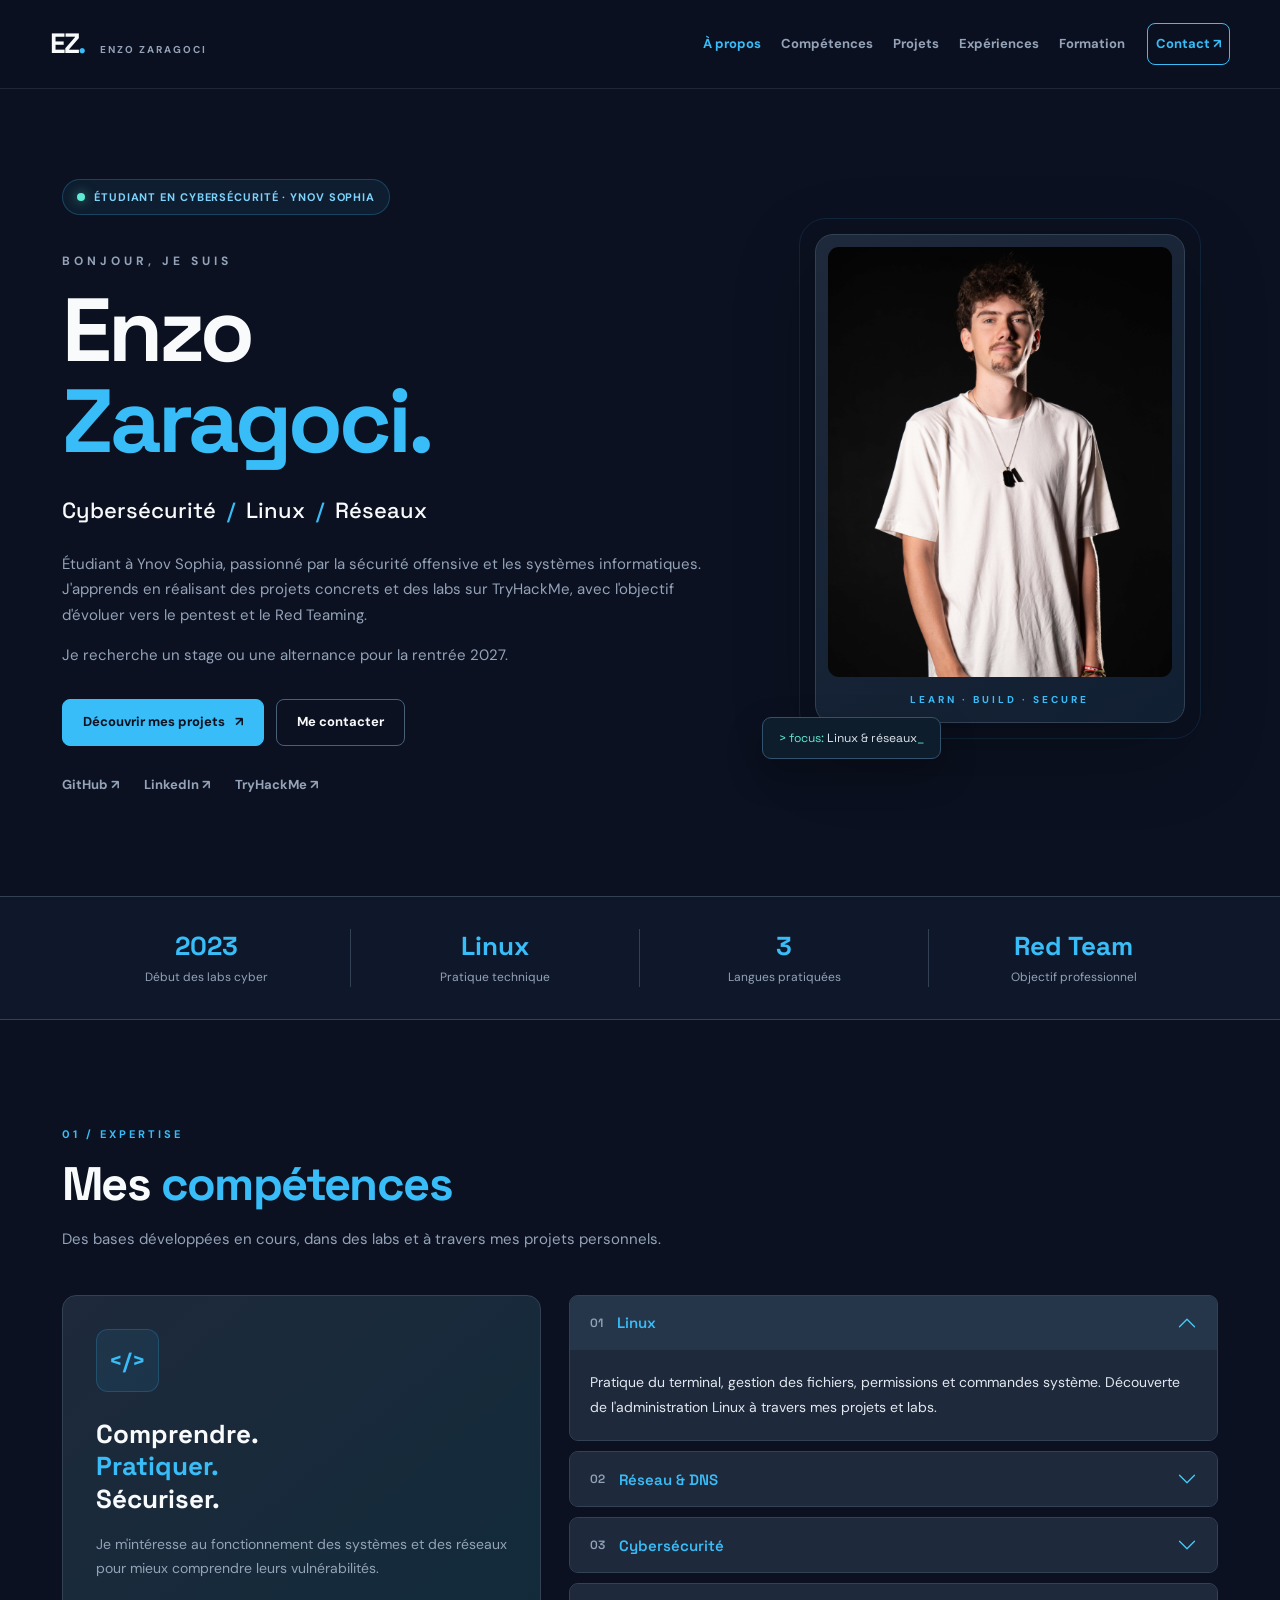
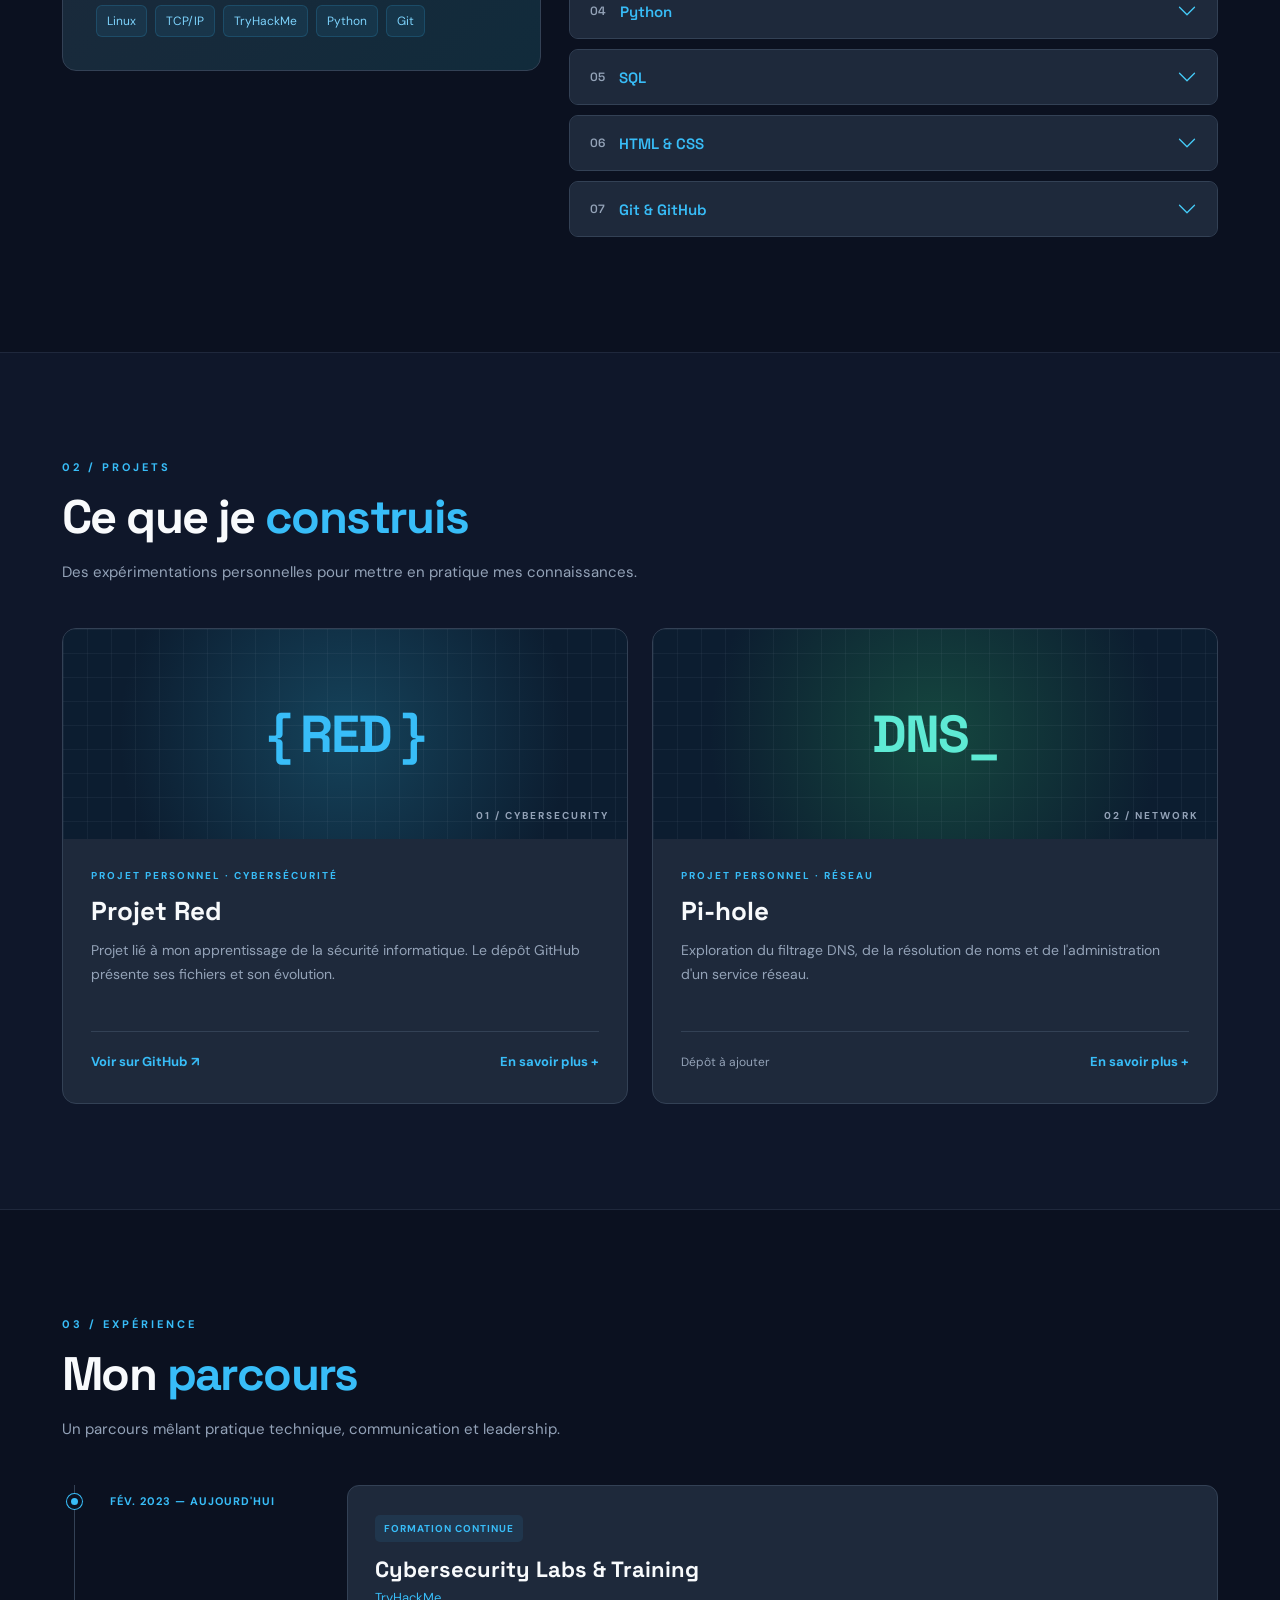
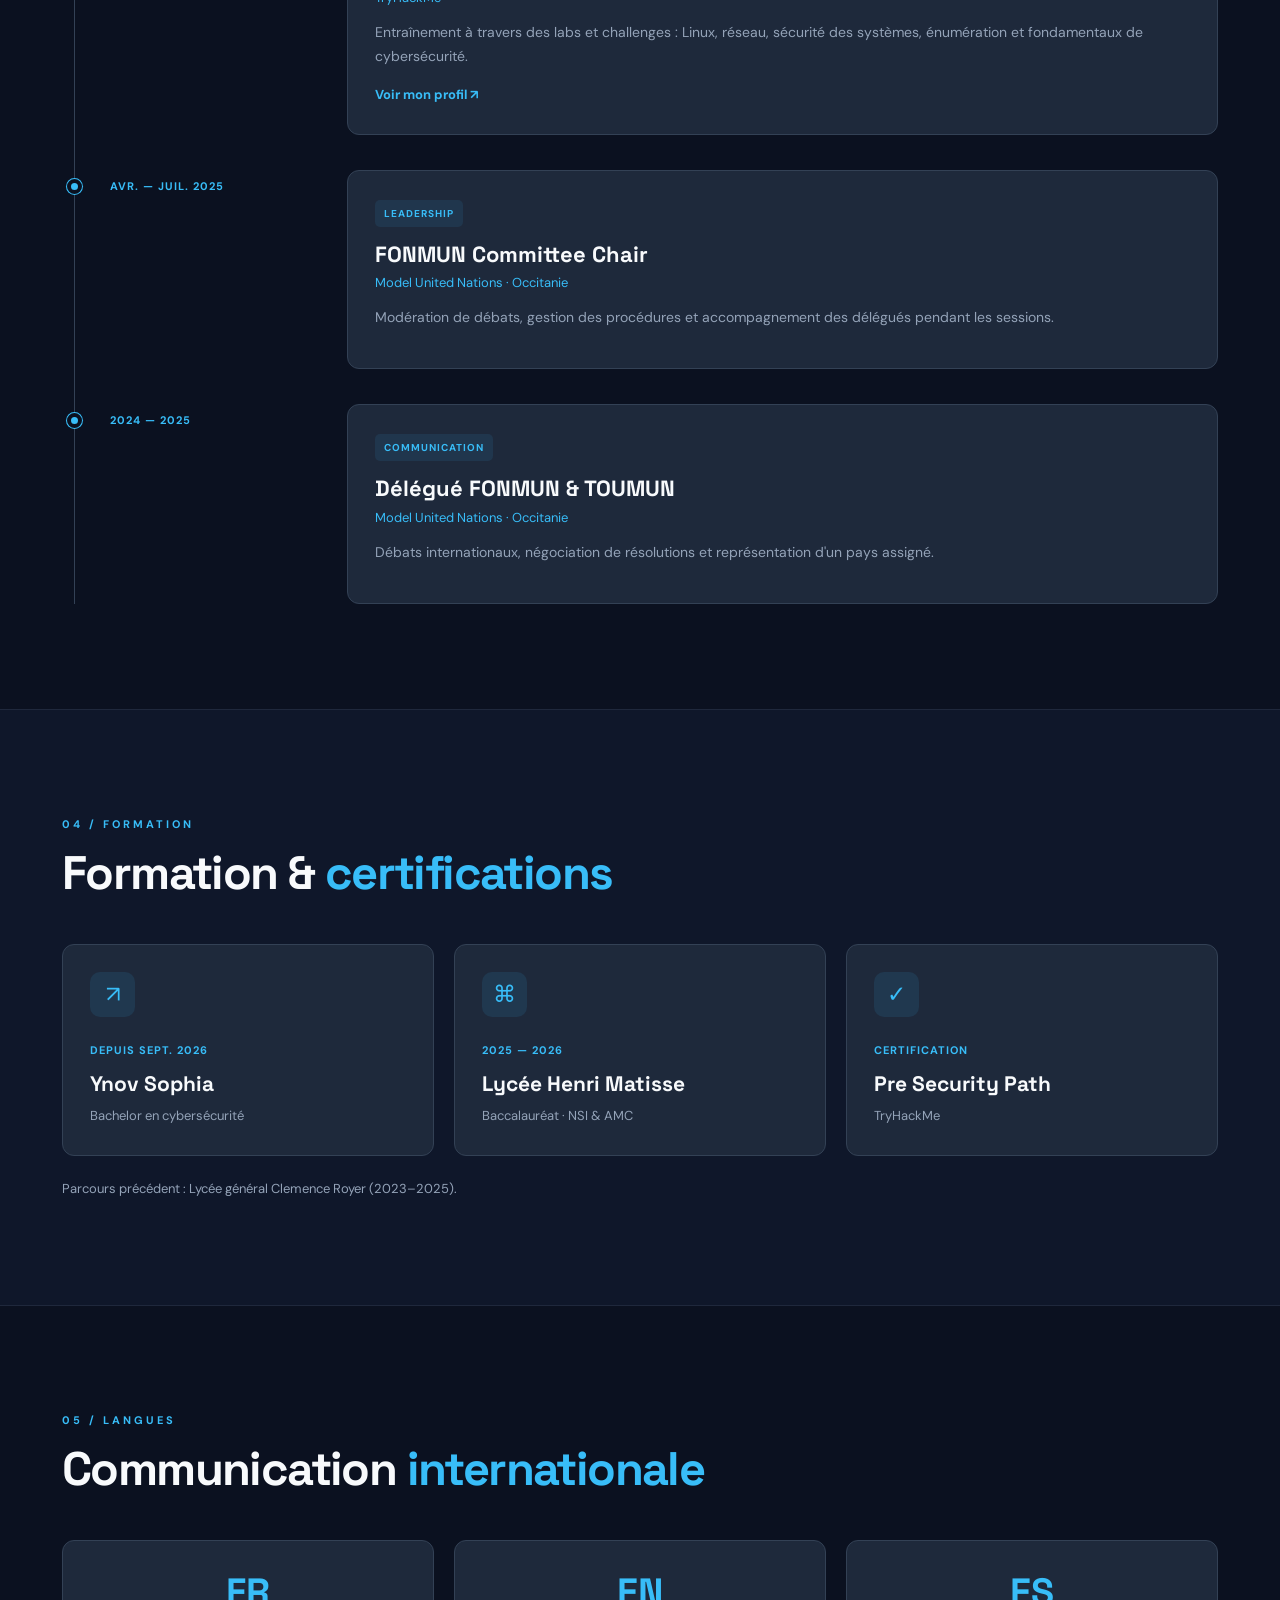
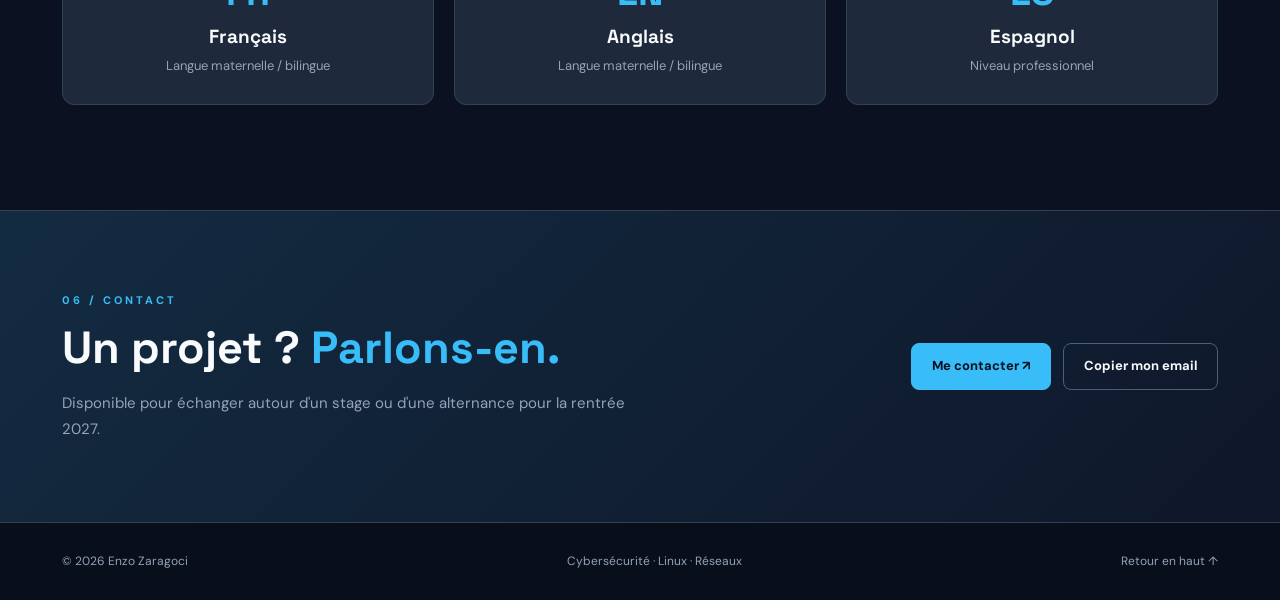
<file: index.html>
<!DOCTYPE html>
<html lang="fr">
<head>
    <meta charset="UTF-8">
    <meta name="viewport" content="width=device-width, initial-scale=1.0">
    <meta name="description" content="Portfolio d'Enzo Zaragoci, étudiant en cybersécurité à Ynov Sophia. Linux, réseaux, TryHackMe et projets personnels.">
    <meta name="theme-color" content="#0B1120">
    <title>Enzo Zaragoci | Cybersécurité & Réseaux</title>
    <link rel="preconnect" href="https://fonts.googleapis.com">
    <link rel="preconnect" href="https://fonts.gstatic.com" crossorigin>
    <link href="https://fonts.googleapis.com/css2?family=DM+Sans:wght@400;500;600;700&family=Space+Grotesk:wght@400;500;600;700&display=swap" rel="stylesheet">
    <link href="https://cdn.jsdelivr.net/npm/bootstrap@5.3.8/dist/css/bootstrap.min.css" rel="stylesheet" integrity="sha384-sRIl4kxILFvY47J16cr9ZwB07vP4J8+LH7qKQnuqkuIAvNWLzeN8tE5YBujZqJLB" crossorigin="anonymous">
    <link rel="stylesheet" href="style.css">
    <script src="script.js" defer></script>
</head>
<body>
    <div class="scroll-progress" id="scrollProgress" aria-hidden="true"></div>
    <header class="site-header" id="siteHeader">
        <nav class="navbar navbar-expand-lg container-xl" aria-label="Navigation principale">
            <a class="navbar-brand" href="#accueil">EZ<span>.</span><small>ENZO ZARAGOCI</small></a>
            <button class="navbar-toggler" type="button" data-bs-toggle="collapse" data-bs-target="#menuPrincipal" aria-controls="menuPrincipal" aria-expanded="false" aria-label="Ouvrir le menu"><span class="navbar-toggler-icon"></span></button>
            <div class="collapse navbar-collapse" id="menuPrincipal">
                <div class="navbar-nav ms-auto">
                    <a class="nav-link" href="#apropos">À propos</a>
                    <a class="nav-link" href="#competences">Compétences</a>
                    <a class="nav-link" href="#projets">Projets</a>
                    <a class="nav-link" href="#experiences">Expériences</a>
                    <a class="nav-link" href="#formation">Formation</a>
                    <a class="nav-link nav-contact" href="contact.html">Contact ↗</a>
                </div>
            </div>
        </nav>
    </header>
    <main id="accueil">
        <!-- PRESENTATION -->
        <section class="hero container-xl" id="apropos">
            <div class="hero-copy">
                <p class="availability"><span class="status-dot"></span> ÉTUDIANT EN CYBERSÉCURITÉ · YNOV SOPHIA</p>
                <p class="eyebrow">BONJOUR, JE SUIS</p>
                <h1>Enzo<br><span>Zaragoci.</span></h1>
                <p class="hero-title">Cybersécurité <span>/</span> Linux <span>/</span> Réseaux</p>
                <p class="hero-description">Étudiant à Ynov Sophia, passionné par la sécurité offensive et les systèmes informatiques. J'apprends en réalisant des projets concrets et des labs sur TryHackMe, avec l'objectif d'évoluer vers le pentest et le Red Teaming.</p>
                <p class="hero-description">Je recherche un stage ou une alternance pour la rentrée 2027.</p>
                <div class="hero-actions">
                    <a class="btn-main" href="#projets">Découvrir mes projets <span aria-hidden="true">↗</span></a>
                    <a class="btn-ghost" href="contact.html">Me contacter</a>
                </div>
                <div class="social-links">
                    <a href="https://github.com/ItsForTheVibes" target="_blank" rel="noopener noreferrer">GitHub ↗</a>
                    <a href="https://www.linkedin.com/in/enzo-zaragoci-986246273/" target="_blank" rel="noopener noreferrer">LinkedIn ↗</a>
                    <a href="https://tryhackme.com/p/ItsForTheVibes" target="_blank" rel="noopener noreferrer">TryHackMe ↗</a>
                </div>
            </div>
            <div class="hero-visual">
                <div class="portrait-frame">
                    <img src="Photo professionel.jpg" alt="Portrait professionnel d'Enzo Zaragoci" width="370" height="460" fetchpriority="high">
                    <span class="portrait-caption">LEARN · BUILD · SECURE</span>
                </div>
                <div class="terminal-chip"><span class="terminal-prompt">&gt; focus:</span> <span id="rotatingFocus">Linux & réseaux</span><span class="cursor" aria-hidden="true">_</span></div>
            </div>
        </section>

        <!-- INFORMATIONS -->
        <section class="facts-bar" aria-label="Mon profil en bref">
            <div class="container-xl facts-grid">
                <div><strong>2023</strong><span>Début des labs cyber</span></div>
                <div><strong>Linux</strong><span>Pratique technique</span></div>
                <div><strong>3</strong><span>Langues pratiquées</span></div>
                <div><strong>Red Team</strong><span>Objectif professionnel</span></div>
            </div>
        </section>

        <!-- COMPETENCES -->
        <section class="section container-xl" id="competences">
            <div class="section-heading reveal">
                <p class="section-index">01 / EXPERTISE</p>
                <h2>Mes <span>compétences</span></h2>
                <p>Des bases développées en cours, dans des labs et à travers mes projets personnels.</p>
            </div>
            <div class="skills-layout">
                <div class="skills-intro reveal">
                    <span class="code-icon" aria-hidden="true">&lt;/&gt;</span>
                    <h3>Comprendre.<br><span>Pratiquer.</span><br>Sécuriser.</h3>
                    <p>Je m'intéresse au fonctionnement des systèmes et des réseaux pour mieux comprendre leurs vulnérabilités.</p>
                    <div class="tags">
                        <span>Linux</span><span>TCP/IP</span><span>TryHackMe</span><span>Python</span><span>Git</span>
                    </div>
                </div>
                <div class="accordion portfolio-accordion reveal" id="accordionCompetences">
                    <div class="accordion-item">
                        <h3 class="accordion-header">
                            <button class="accordion-button" type="button" data-bs-toggle="collapse" data-bs-target="#skillLinux" aria-expanded="true" aria-controls="skillLinux"><span>01</span> Linux</button>
                        </h3>
                        <div id="skillLinux" class="accordion-collapse collapse show" data-bs-parent="#accordionCompetences">
                            <div class="accordion-body">Pratique du terminal, gestion des fichiers, permissions et commandes système. Découverte de l'administration Linux à travers mes projets et labs.</div>
                        </div>
                    </div>
                    <div class="accordion-item">
                        <h3 class="accordion-header">
                            <button class="accordion-button collapsed" type="button" data-bs-toggle="collapse" data-bs-target="#skillReseau" aria-expanded="false" aria-controls="skillReseau"><span>02</span> Réseau & DNS</button>
                        </h3>
                        <div id="skillReseau" class="accordion-collapse collapse" data-bs-parent="#accordionCompetences">
                            <div class="accordion-body">Fondamentaux TCP/IP, adressage IP, DNS et routage. Exploration de la communication entre machines et de services réseau comme Pi-hole.</div>
                        </div>
                    </div>
                    <div class="accordion-item">
                        <h3 class="accordion-header">
                            <button class="accordion-button collapsed" type="button" data-bs-toggle="collapse" data-bs-target="#skillCyber" aria-expanded="false" aria-controls="skillCyber"><span>03</span> Cybersécurité</button>
                        </h3>
                        <div id="skillCyber" class="accordion-collapse collapse" data-bs-parent="#accordionCompetences">
                            <div class="accordion-body">Fondamentaux de sécurité, énumération et sécurité des systèmes étudiés grâce aux exercices TryHackMe. Intérêt pour le pentest et les approches Red Team.</div>
                        </div>
                    </div>
                    <div class="accordion-item">
                        <h3 class="accordion-header">
                            <button class="accordion-button collapsed" type="button" data-bs-toggle="collapse" data-bs-target="#skillPython" aria-expanded="false" aria-controls="skillPython"><span>04</span> Python</button>
                        </h3>
                        <div id="skillPython" class="accordion-collapse collapse" data-bs-parent="#accordionCompetences">
                            <div class="accordion-body">Bases de programmation, scripts simples et découverte de l'automatisation de tâches informatiques.</div>
                        </div>
                    </div>
                    <div class="accordion-item">
                        <h3 class="accordion-header">
                            <button class="accordion-button collapsed" type="button" data-bs-toggle="collapse" data-bs-target="#skillSQL" aria-expanded="false" aria-controls="skillSQL"><span>05</span> SQL</button>
                        </h3>
                        <div id="skillSQL" class="accordion-collapse collapse" data-bs-parent="#accordionCompetences">
                            <div class="accordion-body">Requêtes SQL et manipulation de données dans des bases relationnelles : lecture, insertion et mise à jour des informations.</div>
                        </div>
                    </div>
                    <div class="accordion-item">
                        <h3 class="accordion-header">
                            <button class="accordion-button collapsed" type="button" data-bs-toggle="collapse" data-bs-target="#skillWeb" aria-expanded="false" aria-controls="skillWeb"><span>06</span> HTML & CSS</button>
                        </h3>
                        <div id="skillWeb" class="accordion-collapse collapse" data-bs-parent="#accordionCompetences">
                            <div class="accordion-body">Structure HTML, mise en page CSS et interfaces responsives. Ce portfolio est un exemple concret d'application.</div>
                        </div>
                    </div>
                    <div class="accordion-item">
                        <h3 class="accordion-header">
                            <button class="accordion-button collapsed" type="button" data-bs-toggle="collapse" data-bs-target="#skillGit" aria-expanded="false" aria-controls="skillGit"><span>07</span> Git & GitHub</button>
                        </h3>
                        <div id="skillGit" class="accordion-collapse collapse" data-bs-parent="#accordionCompetences">
                            <div class="accordion-body">Gestion des versions, commits, dépôts distants et suivi des modifications de mes projets.</div>
                        </div>
                    </div>
                </div>
            </div>
        </section>

        <!-- PROJETS -->
        <section class="section section-alt" id="projets">
            <div class="container-xl">
                <div class="section-heading reveal">
                    <p class="section-index">02 / PROJETS</p>
                    <h2>Ce que je <span>construis</span></h2>
                    <p>Des expérimentations personnelles pour mettre en pratique mes connaissances.</p>
                </div>
                <div class="project-grid">
                    <article class="project-card reveal">
                        <div class="project-art project-red">
                            <span class="art-grid"></span><span class="art-symbol">{ RED }</span><span class="art-label">01 / CYBERSECURITY</span>
                        </div>
                        <div class="project-content">
                            <p class="project-type">PROJET PERSONNEL · CYBERSÉCURITÉ</p>
                            <h3>Projet Red</h3>
                            <p>Projet lié à mon apprentissage de la sécurité informatique. Le dépôt GitHub présente ses fichiers et son évolution.</p>
                            <div class="project-actions">
                                <a href="https://github.com/ItsForTheVibes/Projet-Red-Mr-Ybot" target="_blank" rel="noopener noreferrer">Voir sur GitHub ↗</a>
                                <button class="project-toggle" type="button" aria-expanded="false" aria-controls="detailsRed">En savoir plus +</button>
                            </div>
                            <div class="project-details" id="detailsRed" hidden>
                                <p><strong>Objectif :</strong> développer mes compétences par la réalisation et la documentation de projets de cybersécurité.</p>
                                <p><strong>Détails techniques :</strong> à compléter avec les outils réellement utilisés dans le projet.</p>
                            </div>
                        </div>
                    </article>
                    <article class="project-card reveal">
                        <div class="project-art project-pi">
                            <span class="art-grid"></span><span class="art-symbol">DNS_</span><span class="art-label">02 / NETWORK</span>
                        </div>
                        <div class="project-content">
                            <p class="project-type">PROJET PERSONNEL · RÉSEAU</p>
                            <h3>Pi-hole</h3>
                            <p>Exploration du filtrage DNS, de la résolution de noms et de l'administration d'un service réseau.</p>
                            <div class="project-actions">
                                <span class="project-muted">Dépôt à ajouter</span>
                                <button class="project-toggle" type="button" aria-expanded="false" aria-controls="detailsPi">En savoir plus +</button>
                            </div>
                            <div class="project-details" id="detailsPi" hidden>
                                <p><strong>Technologie étudiée :</strong> Pi-hole, solution de filtrage DNS.</p>
                                <p><strong>Compétences associées :</strong> DNS, réseau et administration Linux.</p>
                            </div>
                        </div>
                    </article>
                </div>
            </div>
        </section>

        <!-- EXPERIENCES -->
        <section class="section container-xl" id="experiences">
            <div class="section-heading reveal">
                <p class="section-index">03 / EXPÉRIENCE</p>
                <h2>Mon <span>parcours</span></h2>
                <p>Un parcours mêlant pratique technique, communication et leadership.</p>
            </div>
            <div class="timeline">
                <article class="timeline-item reveal">
                    <div class="timeline-date">FÉV. 2023 — AUJOURD'HUI</div>
                    <div class="timeline-card">
                        <span class="pill">FORMATION CONTINUE</span>
                        <h3>Cybersecurity Labs & Training</h3>
                        <p class="timeline-place">TryHackMe</p>
                        <p>Entraînement à travers des labs et challenges : Linux, réseau, sécurité des systèmes, énumération et fondamentaux de cybersécurité.</p>
                        <a href="https://tryhackme.com/p/ItsForTheVibes" target="_blank" rel="noopener noreferrer">Voir mon profil ↗</a>
                    </div>
                </article>
                <article class="timeline-item reveal">
                    <div class="timeline-date">AVR. — JUIL. 2025</div>
                    <div class="timeline-card">
                        <span class="pill">LEADERSHIP</span>
                        <h3>FONMUN Committee Chair</h3>
                        <p class="timeline-place">Model United Nations · Occitanie</p>
                        <p>Modération de débats, gestion des procédures et accompagnement des délégués pendant les sessions.</p>
                    </div>
                </article>
                <article class="timeline-item reveal">
                    <div class="timeline-date">2024 — 2025</div>
                    <div class="timeline-card">
                        <span class="pill">COMMUNICATION</span>
                        <h3>Délégué FONMUN & TOUMUN</h3>
                        <p class="timeline-place">Model United Nations · Occitanie</p>
                        <p>Débats internationaux, négociation de résolutions et représentation d'un pays assigné.</p>
                    </div>
                </article>
            </div>
        </section>

        <!-- FORMATION -->
        <section class="section section-alt" id="formation">
            <div class="container-xl">
                <div class="section-heading reveal">
                    <p class="section-index">04 / FORMATION</p>
                    <h2>Formation & <span>certifications</span></h2>
                </div>
                <div class="education-grid">
                    <article class="info-card reveal">
                        <span class="info-icon">↗</span>
                        <p class="info-date">DEPUIS SEPT. 2026</p>
                        <h3>Ynov Sophia</h3>
                        <p>Bachelor en cybersécurité</p>
                    </article>
                    <article class="info-card reveal">
                        <span class="info-icon">⌘</span>
                        <p class="info-date">2025 — 2026</p>
                        <h3>Lycée Henri Matisse</h3>
                        <p>Baccalauréat · NSI & AMC</p>
                    </article>
                    <article class="info-card reveal">
                        <span class="info-icon">✓</span>
                        <p class="info-date">CERTIFICATION</p>
                        <h3>Pre Security Path</h3>
                        <p>TryHackMe</p>
                    </article>
                </div>
                <p class="education-note">Parcours précédent : Lycée général Clemence Royer (2023–2025).</p>
            </div>
        </section>

        <!-- LANGUES -->
        <section class="section container-xl" id="langues">
            <div class="section-heading reveal">
                <p class="section-index">05 / LANGUES</p>
                <h2>Communication <span>internationale</span></h2>
            </div>
            <div class="language-grid">
                <div class="language-card reveal"><strong>FR</strong><h3>Français</h3><p>Langue maternelle / bilingue</p></div>
                <div class="language-card reveal"><strong>EN</strong><h3>Anglais</h3><p>Langue maternelle / bilingue</p></div>
                <div class="language-card reveal"><strong>ES</strong><h3>Espagnol</h3><p>Niveau professionnel</p></div>
            </div>
        </section>

        <!-- CONTACT -->
        <section class="contact-banner" id="contact">
            <div class="container-xl contact-banner-inner reveal">
                <div>
                    <p class="section-index">06 / CONTACT</p>
                    <h2>Un projet ? <span>Parlons-en.</span></h2>
                    <p>Disponible pour échanger autour d'un stage ou d'une alternance pour la rentrée 2027.</p>
                </div>
                <div class="contact-banner-actions">
                    <a class="btn-main" href="contact.html">Me contacter ↗</a>
                    <button class="btn-ghost copy-email" type="button" data-email="enzozaragoci71@gmail.com">Copier mon email</button>
                </div>
            </div>
        </section>
    </main>
    <footer>
        <div class="container-xl footer-content">
            <p>© 2026 Enzo Zaragoci</p>
            <p>Cybersécurité · Linux · Réseaux</p>
            <a href="#accueil">Retour en haut ↑</a>
        </div>
    </footer>
    <button class="back-to-top" id="backToTop" type="button" aria-label="Retour en haut de la page">↑</button>
    <div class="site-toast" id="siteToast" role="status" aria-live="polite" aria-atomic="true"></div>
    <script src="https://cdn.jsdelivr.net/npm/bootstrap@5.3.8/dist/js/bootstrap.bundle.min.js" integrity="sha384-FKyoEForCGlyvwx9Hj09JcYn3nv7wiPVlz7YYwJrWVcXK/BmnVDxM+D2scQbITxI" crossorigin="anonymous"></script>
</body>
</html>
</file>
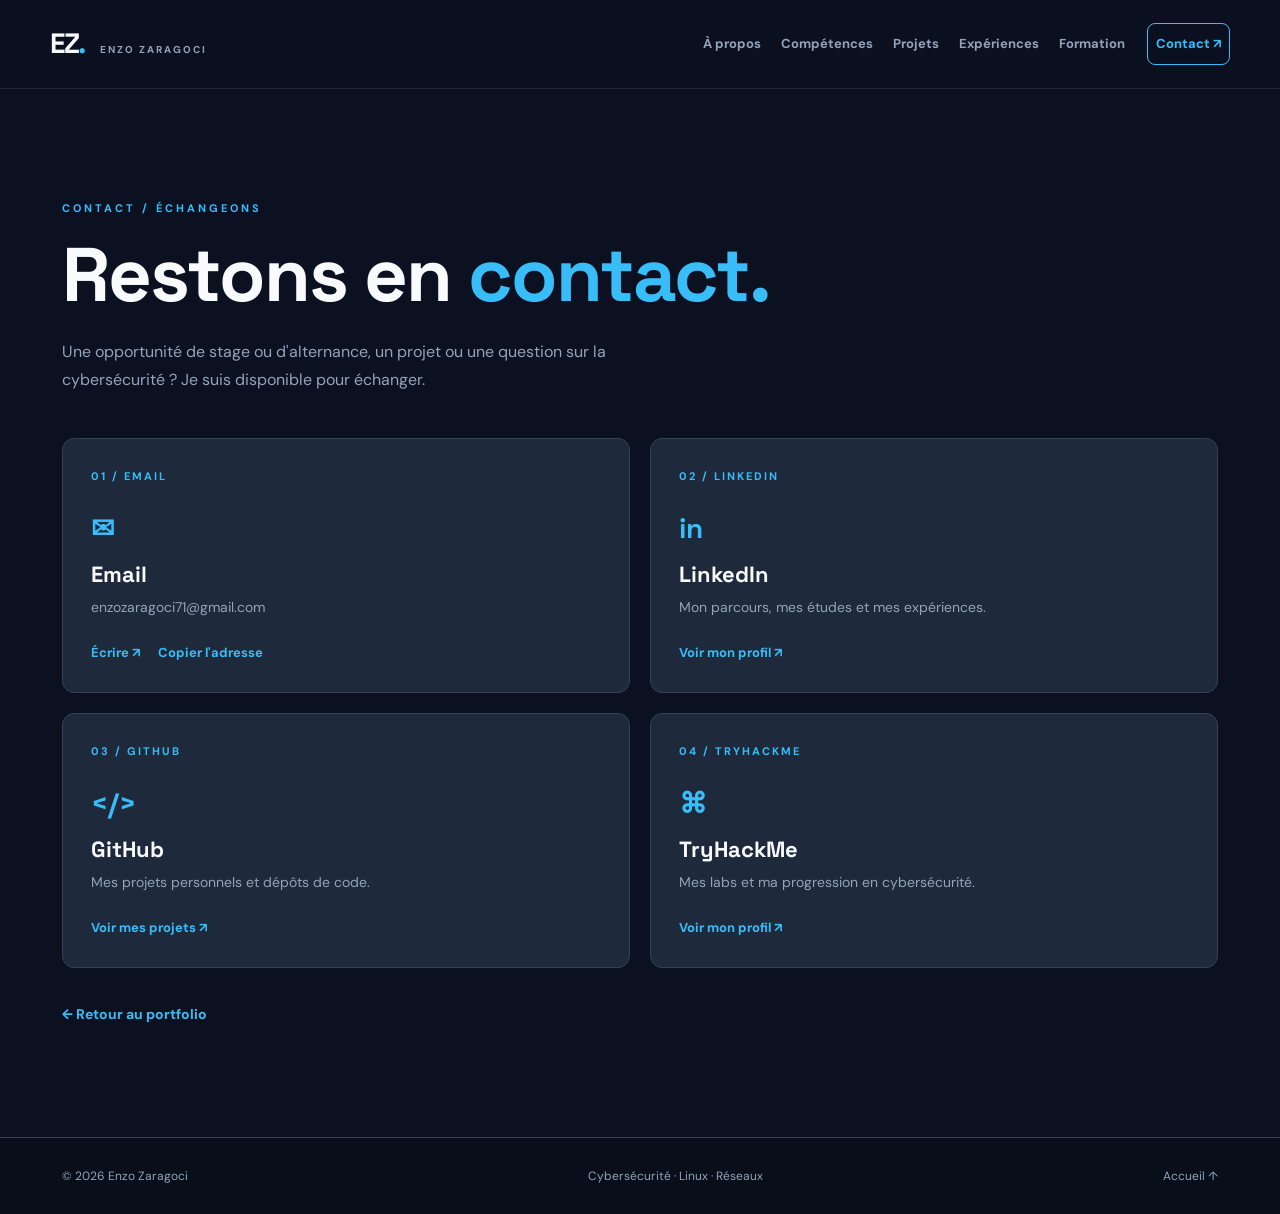
<file: contact.html>
<!DOCTYPE html>
<html lang="fr">
<head>
    <meta charset="UTF-8">
    <meta name="viewport" content="width=device-width, initial-scale=1.0">
    <meta name="description" content="Contacter Enzo Zaragoci pour une opportunité de stage, d'alternance ou un projet en cybersécurité.">
    <meta name="theme-color" content="#0B1120">
    <title>Contact | Enzo Zaragoci</title>
    <link rel="preconnect" href="https://fonts.googleapis.com">
    <link rel="preconnect" href="https://fonts.gstatic.com" crossorigin>
    <link href="https://fonts.googleapis.com/css2?family=DM+Sans:wght@400;500;600;700&family=Space+Grotesk:wght@400;500;600;700&display=swap" rel="stylesheet">
    <link href="https://cdn.jsdelivr.net/npm/bootstrap@5.3.8/dist/css/bootstrap.min.css" rel="stylesheet" integrity="sha384-sRIl4kxILFvY47J16cr9ZwB07vP4J8+LH7qKQnuqkuIAvNWLzeN8tE5YBujZqJLB" crossorigin="anonymous">
    <link rel="stylesheet" href="style.css">
    <script src="script.js" defer></script>
</head>
<body>
    <div class="scroll-progress" id="scrollProgress" aria-hidden="true"></div>
    <header class="site-header" id="siteHeader">
        <nav class="navbar navbar-expand-lg container-xl" aria-label="Navigation principale">
            <a class="navbar-brand" href="index.html">EZ<span>.</span><small>ENZO ZARAGOCI</small></a>
            <button class="navbar-toggler" type="button" data-bs-toggle="collapse" data-bs-target="#menuPrincipal" aria-controls="menuPrincipal" aria-expanded="false" aria-label="Ouvrir le menu"><span class="navbar-toggler-icon"></span></button>
            <div class="collapse navbar-collapse" id="menuPrincipal">
                <div class="navbar-nav ms-auto">
                    <a class="nav-link" href="index.html#apropos">À propos</a>
                    <a class="nav-link" href="index.html#competences">Compétences</a>
                    <a class="nav-link" href="index.html#projets">Projets</a>
                    <a class="nav-link" href="index.html#experiences">Expériences</a>
                    <a class="nav-link" href="index.html#formation">Formation</a>
                    <a class="nav-link nav-contact active" href="contact.html" aria-current="page">Contact ↗</a>
                </div>
            </div>
        </nav>
    </header>

    <main class="contact-page container-xl">
        <p class="section-index reveal">CONTACT / ÉCHANGEONS</p>
        <h1 class="reveal">Restons en <span>contact.</span></h1>
        <p class="contact-intro reveal">Une opportunité de stage ou d'alternance, un projet ou une question sur la cybersécurité ? Je suis disponible pour échanger.</p>
        <div class="contact-grid">
            <div class="contact-card reveal">
                <span class="contact-card-index">01 / EMAIL</span>
                <span class="contact-card-icon">✉</span>
                <h2>Email</h2>
                <p>enzozaragoci71@gmail.com</p>
                <div class="contact-card-actions">
                    <a href="mailto:enzozaragoci71@gmail.com">Écrire ↗</a>
                    <button class="copy-email" type="button" data-email="enzozaragoci71@gmail.com">Copier l'adresse</button>
                </div>
            </div>
            <a class="contact-card reveal" href="https://www.linkedin.com/in/enzo-zaragoci-986246273/" target="_blank" rel="noopener noreferrer">
                <span class="contact-card-index">02 / LINKEDIN</span>
                <span class="contact-card-icon">in</span>
                <h2>LinkedIn</h2>
                <p>Mon parcours, mes études et mes expériences.</p>
                <span class="contact-link">Voir mon profil ↗</span>
            </a>
            <a class="contact-card reveal" href="https://github.com/ItsForTheVibes" target="_blank" rel="noopener noreferrer">
                <span class="contact-card-index">03 / GITHUB</span>
                <span class="contact-card-icon">&lt;/&gt;</span>
                <h2>GitHub</h2>
                <p>Mes projets personnels et dépôts de code.</p>
                <span class="contact-link">Voir mes projets ↗</span>
            </a>
            <a class="contact-card reveal" href="https://tryhackme.com/p/ItsForTheVibes" target="_blank" rel="noopener noreferrer">
                <span class="contact-card-index">04 / TRYHACKME</span>
                <span class="contact-card-icon">⌘</span>
                <h2>TryHackMe</h2>
                <p>Mes labs et ma progression en cybersécurité.</p>
                <span class="contact-link">Voir mon profil ↗</span>
            </a>
        </div>
        <a class="back-link" href="index.html">← Retour au portfolio</a>
    </main>

    <footer>
        <div class="container-xl footer-content">
            <p>© 2026 Enzo Zaragoci</p>
            <p>Cybersécurité · Linux · Réseaux</p>
            <a href="index.html">Accueil ↑</a>
        </div>
    </footer>
    <button class="back-to-top" id="backToTop" type="button" aria-label="Retour en haut de la page">↑</button>
    <div class="site-toast" id="siteToast" role="status" aria-live="polite" aria-atomic="true"></div>
    <script src="https://cdn.jsdelivr.net/npm/bootstrap@5.3.8/dist/js/bootstrap.bundle.min.js" integrity="sha384-FKyoEForCGlyvwx9Hj09JcYn3nv7wiPVlz7YYwJrWVcXK/BmnVDxM+D2scQbITxI" crossorigin="anonymous"></script>
</body>
</html>
</file>
<file: style.css>
/* COULEURS ET BASE */
:root {
    --bg: #0B1120;
    --bg-alt: #0F172A;
    --panel: #1E293B;
    --panel-hover: #25364B;
    --cyan: #38BDF8;
    --cyan-light: #7DD3FC;
    --text: #E2E8F0;
    --muted: #94A3B8;
    --border: #334155;
}

* { box-sizing: border-box; }
html { scroll-behavior: smooth; scroll-padding-top: 95px; }
body { margin: 0; background: var(--bg); color: var(--text); font: 400 16px/1.7 'DM Sans', sans-serif; }
h1, h2, h3, h4 { font-family: 'Space Grotesk', sans-serif; font-weight: 700; color: #F8FAFC; }
p { margin-bottom: 0; }
a { color: var(--cyan); text-decoration: none; transition: color .2s ease; }
a:hover { color: var(--cyan-light); }
button { font: inherit; }
::selection { background: var(--cyan); color: var(--bg); }
:focus-visible { outline: 2px solid var(--cyan); outline-offset: 4px; }
.container-xl { max-width: 1180px; }

/* NAVIGATION ET BARRE DE PROGRESSION */
.scroll-progress {
    position: fixed;
    inset: 0 auto auto 0;
    z-index: 1100;
    width: 0;
    height: 3px;
    background: var(--cyan);
    box-shadow: 0 0 15px rgba(56,189,248,.45);
    pointer-events: none;
}
.site-header {
    position: sticky;
    top: 0;
    z-index: 1000;
    background: rgba(11,17,32,.92);
    border-bottom: 1px solid rgba(148,163,184,.15);
    backdrop-filter: blur(16px);
    transition: box-shadow .25s ease;
}
.site-header.scrolled { box-shadow: 0 10px 30px rgba(0,0,0,.18); }
.navbar { min-height: 82px; padding: 15px 0; }
.navbar-brand {
    color: #F8FAFC;
    font-family: 'Space Grotesk', sans-serif;
    font-size: 28px;
    font-weight: 700;
    letter-spacing: -.07em;
}
.navbar-brand:hover { color: #F8FAFC; }
.navbar-brand > span { color: var(--cyan); }
.navbar-brand small {
    margin-left: 16px;
    color: var(--muted);
    font: 700 10px 'DM Sans',sans-serif;
    letter-spacing: 2px;
}
.navbar-nav { align-items: center; gap: 4px; }
.navbar-nav .nav-link { color: var(--muted); padding: 9px 12px; font-size: 13px; font-weight: 700; }
.navbar-nav .nav-link:hover, .navbar-nav .nav-link.active { color: var(--cyan); }
.navbar-nav .nav-contact {
    margin-left: 10px;
    padding: 9px 17px;
    color: var(--cyan);
    border: 1px solid var(--cyan);
    border-radius: 8px;
}
.navbar-nav .nav-contact:hover { background: var(--cyan); color: var(--bg); }
.navbar-toggler { border: 1px solid var(--border); background: var(--panel); }
.navbar-toggler:focus { box-shadow: 0 0 0 2px rgba(56,189,248,.3); }
.navbar-toggler-icon { filter: invert(1); }

/* ACCUEIL */
.hero {
    min-height: 660px;
    display: grid;
    grid-template-columns: 1.2fr .8fr;
    align-items: center;
    gap: 65px;
    padding-top: 90px;
    padding-bottom: 100px;
}
.availability {
    display: inline-flex;
    align-items: center;
    gap: 9px;
    padding: 8px 14px;
    border: 1px solid rgba(56,189,248,.24);
    border-radius: 30px;
    background: rgba(56,189,248,.07);
    color: var(--cyan-light);
    font-size: 11px;
    font-weight: 700;
    letter-spacing: .9px;
    margin-bottom: 36px;
}
.status-dot {
    width: 8px;
    height: 8px;
    flex-shrink: 0;
    border-radius: 50%;
    background: #5EEAD4;
    box-shadow: 0 0 12px rgba(94,234,212,.6);
}
.eyebrow { color: var(--muted); font-size: 12px; letter-spacing: 4px; font-weight: 700; margin-bottom: 13px; }
.hero h1 { font-size: clamp(60px,7vw,100px); line-height: 1.02; letter-spacing: -4px; margin-bottom: 25px; }
.hero h1 span, .section-heading h2 span, .contact-banner h2 span, .contact-page h1 span { color: var(--cyan); }
.hero-title {
    font-family: 'Space Grotesk',sans-serif;
    font-weight: 500;
    color: #F8FAFC;
    font-size: clamp(16px,2vw,22px);
    margin-bottom: 22px;
}
.hero-title span { color: var(--cyan); padding: 0 5px; }
.hero-description { color: var(--muted); max-width: 640px; font-size: 15px; margin-bottom: 15px; }
.hero-actions, .social-links, .contact-banner-actions { display: flex; align-items: center; flex-wrap: wrap; gap: 12px; }
.hero-actions { margin-top: 30px; }
.btn-main, .btn-ghost {
    display: inline-flex;
    align-items: center;
    justify-content: center;
    gap: 10px;
    min-height: 47px;
    padding: 11px 20px;
    border-radius: 8px;
    font-size: 13px;
    font-weight: 700;
    transition: transform .2s ease, background .2s ease, border-color .2s ease;
    cursor: pointer;
}
.btn-main { color: var(--bg); border: 1px solid var(--cyan); background: var(--cyan); }
.btn-main:hover { color: var(--bg); background: var(--cyan-light); transform: translateY(-2px); }
.btn-ghost { color: #F8FAFC; border: 1px solid #496077; background: transparent; }
.btn-ghost:hover { color: var(--cyan); border-color: var(--cyan); transform: translateY(-2px); }
.social-links { gap: 25px; margin-top: 28px; }
.social-links a { color: var(--muted); font-size: 13px; font-weight: 700; }
.social-links a:hover { color: var(--cyan); }
.hero-visual { position: relative; display: flex; justify-content: center; padding-bottom: 18px; }
.portrait-frame {
    position: relative;
    width: min(100%,370px);
    padding: 12px;
    background: linear-gradient(145deg,#1E293B,#111F32);
    border: 1px solid var(--border);
    border-radius: 18px;
    box-shadow: 0 25px 80px rgba(0,0,0,.26);
}
.portrait-frame::before {
    content: '';
    position: absolute;
    inset: -17px;
    border: 1px solid rgba(56,189,248,.12);
    border-radius: 27px;
    z-index: -1;
}
.portrait-frame img {
    display: block;
    width: 100%;
    height: 430px;
    object-fit: cover;
    object-position: center;
    border-radius: 11px;
}
.portrait-caption {
    display: block;
    padding: 14px 0 2px;
    color: var(--cyan);
    text-align: center;
    font-size: 10px;
    font-weight: 700;
    letter-spacing: 3px;
}
.terminal-chip {
    position: absolute;
    left: -20px;
    bottom: -18px;
    padding: 12px 16px;
    max-width: 100%;
    background: #0E1D2C;
    border: 1px solid #31526D;
    border-radius: 9px;
    color: #E2E8F0;
    box-shadow: 0 15px 35px rgba(0,0,0,.25);
    font: 12px 'Space Grotesk',monospace;
}
.terminal-prompt, .cursor { color: #5EEAD4; }
.cursor { animation: blink 1s step-end infinite; }
@keyframes blink { 50% { opacity: 0; } }

/* BANDEAU ET SECTIONS */
.facts-bar { background: var(--bg-alt); border-block: 1px solid var(--border); }
.facts-grid {
    display: grid;
    grid-template-columns: repeat(4,1fr);
    padding-top: 32px;
    padding-bottom: 32px;
}
.facts-grid > div {
    display: flex;
    flex-direction: column;
    align-items: center;
    text-align: center;
    gap: 4px;
    border-right: 1px solid var(--border);
}
.facts-grid > div:last-child { border-right: none; }
.facts-grid strong { color: var(--cyan); font: 700 26px 'Space Grotesk',sans-serif; }
.facts-grid span { color: var(--muted); font-size: 12px; }
.section { padding-top: 105px; padding-bottom: 105px; }
.section-alt { background: var(--bg-alt); border-block: 1px solid rgba(148,163,184,.12); }
.section-heading { margin-bottom: 42px; }
.section-index { color: var(--cyan); font-size: 11px; font-weight: 700; letter-spacing: 3px; margin-bottom: 12px; }
.section-heading h2 { font-size: clamp(31px,4vw,47px); letter-spacing: -1.6px; margin-bottom: 15px; }
.section-heading > p:last-child { max-width: 660px; color: var(--muted); font-size: 15px; }

/* COMPETENCES ET ACCORDIONS */
.skills-layout { display: grid; grid-template-columns: .85fr 1.15fr; gap: 28px; align-items: start; }
.skills-intro {
    min-height: 350px;
    padding: 33px;
    background: linear-gradient(140deg,#1E293B,#112B3B);
    border: 1px solid var(--border);
    border-radius: 14px;
}
.code-icon {
    display: grid;
    place-items: center;
    width: 63px;
    height: 63px;
    border: 1px solid rgba(56,189,248,.2);
    border-radius: 12px;
    background: rgba(56,189,248,.08);
    color: var(--cyan);
    font: 700 22px 'Space Grotesk',monospace;
    margin-bottom: 26px;
}
.skills-intro h3 { font-size: 26px; line-height: 1.25; margin-bottom: 18px; }
.skills-intro h3 span { color: var(--cyan); }
.skills-intro p { color: var(--muted); font-size: 14px; margin-bottom: 24px; }
.tags { display: flex; flex-wrap: wrap; gap: 8px; }
.tags span {
    padding: 5px 10px;
    color: var(--cyan-light);
    border: 1px solid rgba(56,189,248,.17);
    border-radius: 6px;
    background: rgba(56,189,248,.08);
    font-size: 12px;
}
.portfolio-accordion {
    --bs-accordion-bg: #1E293B;
    --bs-accordion-color: #E2E8F0;
    --bs-accordion-border-color: #334155;
    --bs-accordion-btn-bg: #1E293B;
    --bs-accordion-btn-color: #38BDF8;
    --bs-accordion-active-bg: #25364B;
    --bs-accordion-active-color: #38BDF8;
    --bs-accordion-btn-focus-box-shadow: none;
}
.portfolio-accordion .accordion-item,
.portfolio-accordion .accordion-item + .accordion-item {
    background: var(--panel);
    border: 1px solid var(--border);
    border-radius: 9px !important;
    margin-bottom: 10px;
    overflow: hidden;
}
.portfolio-accordion .accordion-button {
    background: var(--panel);
    color: var(--cyan);
    padding: 17px 20px;
    font: 600 15px 'Space Grotesk',sans-serif;
    box-shadow: none;
}
.portfolio-accordion .accordion-button span {
    display: inline-block;
    margin-right: 14px;
    color: var(--muted);
    font-size: 12px;
}
.portfolio-accordion .accordion-button:not(.collapsed) {
    background: var(--panel-hover);
    color: var(--cyan);
    box-shadow: none;
}
.portfolio-accordion .accordion-button:hover { background: var(--panel-hover); }
.portfolio-accordion .accordion-button:focus { box-shadow: none; }
.portfolio-accordion .accordion-button::after {
    filter: brightness(0) saturate(100%) invert(69%) sepia(67%) saturate(1219%) hue-rotate(163deg) brightness(101%) contrast(95%);
}
.portfolio-accordion .accordion-body {
    padding: 20px;
    background: var(--panel);
    color: var(--text);
    font-size: 14px;
    line-height: 1.8;
}

/* PROJETS */
.project-grid { display: grid; grid-template-columns: repeat(2,minmax(0,1fr)); gap: 24px; }
.project-card {
    min-width: 0;
    background: var(--panel);
    border: 1px solid var(--border);
    border-radius: 14px;
    overflow: hidden;
    transition: transform .25s ease, border-color .25s ease, box-shadow .25s ease;
}
.project-card:hover {
    transform: translateY(-5px);
    border-color: var(--cyan);
    box-shadow: 0 18px 45px rgba(0,0,0,.18);
}
.project-art { position: relative; height: 210px; display: flex; align-items: center; justify-content: center; overflow: hidden; }
.project-red { background: radial-gradient(circle at center,#15435B,#0C1D30 75%); }
.project-pi { background: radial-gradient(circle at center,#15473F,#0C1D30 75%); }
.art-grid {
    position: absolute;
    inset: 0;
    background-image: linear-gradient(rgba(148,163,184,.07) 1px,transparent 1px),linear-gradient(90deg,rgba(148,163,184,.07) 1px,transparent 1px);
    background-size: 24px 24px;
}
.art-symbol { position: relative; z-index: 1; color: var(--cyan); font: 700 52px 'Space Grotesk',monospace; letter-spacing: -2px; }
.project-pi .art-symbol { color: #5EEAD4; }
.art-label { position: absolute; right: 18px; bottom: 15px; color: var(--muted); font-size: 10px; font-weight: 700; letter-spacing: 2px; }
.project-content { padding: 28px; }
.project-type { color: var(--cyan); font-size: 10px; font-weight: 700; letter-spacing: 2px; margin-bottom: 12px; }
.project-content h3 { font-size: 26px; margin-bottom: 12px; }
.project-content > p:not(.project-type) { color: var(--muted); font-size: 14px; min-height: 67px; }
.project-actions {
    display: flex;
    justify-content: space-between;
    align-items: center;
    flex-wrap: wrap;
    gap: 12px;
    margin-top: 25px;
    padding-top: 17px;
    border-top: 1px solid var(--border);
}
.project-actions a, .project-toggle { font-size: 13px; font-weight: 700; }
.project-toggle { color: var(--cyan); border: 0; background: transparent; padding: 2px 0; cursor: pointer; }
.project-toggle:hover { color: var(--cyan-light); }
.project-muted { color: var(--muted); font-size: 12px; }
.project-details {
    margin-top: 18px;
    padding: 18px;
    border: 1px solid rgba(56,189,248,.18);
    border-radius: 8px;
    background: rgba(11,17,32,.4);
}
.project-details[hidden] { display: none; }
.project-details p { color: var(--text); font-size: 13px; margin-bottom: 10px; }
.project-details p:last-child { margin-bottom: 0; }
.project-details strong { color: var(--cyan-light); }

/* EXPERIENCES */
.timeline { margin-left: 12px; padding-left: 35px; border-left: 1px solid var(--border); }
.timeline-item {
    position: relative;
    display: grid;
    grid-template-columns: 205px 1fr;
    gap: 32px;
    padding-bottom: 35px;
}
.timeline-item:last-child { padding-bottom: 0; }
.timeline-item::before {
    content: '';
    position: absolute;
    top: 9px;
    left: -43px;
    width: 15px;
    height: 15px;
    border: 4px solid var(--bg);
    border-radius: 50%;
    background: var(--cyan);
    box-shadow: 0 0 0 1px var(--cyan);
}
.timeline-date { padding-top: 7px; color: var(--cyan); font-size: 11px; font-weight: 700; letter-spacing: 1px; }
.timeline-card { padding: 27px; background: var(--panel); border: 1px solid var(--border); border-radius: 12px; }
.pill {
    display: inline-block;
    padding: 5px 9px;
    margin-bottom: 14px;
    background: rgba(56,189,248,.09);
    border-radius: 5px;
    color: var(--cyan);
    font-size: 10px;
    font-weight: 700;
    letter-spacing: 1px;
}
.timeline-card h3 { font-size: 22px; margin-bottom: 5px; }
.timeline-place { color: var(--cyan); font-size: 13px; margin-bottom: 12px; }
.timeline-card > p:not(.timeline-place) { color: var(--muted); font-size: 14px; margin-bottom: 11px; }
.timeline-card a { font-size: 13px; font-weight: 700; }

/* FORMATION ET LANGUES */
.education-grid, .language-grid { display: grid; grid-template-columns: repeat(3,minmax(0,1fr)); gap: 20px; }
.info-card, .language-card {
    background: var(--panel);
    border: 1px solid var(--border);
    border-radius: 12px;
    padding: 27px;
    transition: border-color .25s ease, transform .25s ease;
}
.info-card:hover, .language-card:hover { border-color: var(--cyan); transform: translateY(-3px); }
.info-icon {
    display: grid;
    place-items: center;
    width: 45px;
    height: 45px;
    margin-bottom: 24px;
    background: rgba(56,189,248,.1);
    border-radius: 10px;
    color: var(--cyan);
    font-size: 23px;
}
.info-date { color: var(--cyan); font-size: 11px; font-weight: 700; letter-spacing: 1px; margin-bottom: 12px; }
.info-card h3 { font-size: 21px; margin-bottom: 9px; }
.info-card > p:last-child, .education-note { color: var(--muted); font-size: 13px; }
.education-note { margin-top: 22px; }
.language-card { text-align: center; }
.language-card strong { display: block; color: var(--cyan); font: 700 38px 'Space Grotesk',sans-serif; margin-bottom: 10px; }
.language-card h3 { font-size: 19px; margin-bottom: 6px; }
.language-card p { color: var(--muted); font-size: 13px; }

/* CONTACT ET PIED DE PAGE */
.contact-banner {
    padding: 80px 0;
    background: linear-gradient(135deg,#132B41,#0F172A);
    border-top: 1px solid var(--border);
}
.contact-banner-inner { display: flex; justify-content: space-between; align-items: center; gap: 35px; }
.contact-banner h2 { max-width: 600px; font-size: clamp(31px,4vw,45px); margin-bottom: 16px; }
.contact-banner p:not(.section-index) { max-width: 570px; color: var(--muted); font-size: 15px; }
.contact-banner-actions { flex-shrink: 0; }
footer { padding: 28px 0; background: #080E1A; border-top: 1px solid var(--border); }
.footer-content { display: flex; justify-content: space-between; align-items: center; gap: 20px; }
.footer-content p, .footer-content a { color: var(--muted); font-size: 12px; }
.footer-content a:hover { color: var(--cyan); }
.contact-page { min-height: calc(100vh - 230px); padding-top: 110px; padding-bottom: 110px; }
.contact-page h1 { font-size: clamp(46px,6vw,76px); letter-spacing: -2px; margin-bottom: 18px; }
.contact-intro { max-width: 640px; color: var(--muted); margin-bottom: 45px; }
.contact-grid { display: grid; grid-template-columns: repeat(2,minmax(0,1fr)); gap: 20px; }
.contact-card {
    display: block;
    min-width: 0;
    padding: 28px;
    border: 1px solid var(--border);
    border-radius: 12px;
    background: var(--panel);
    transition: border-color .25s ease, transform .25s ease;
}
.contact-card:hover { border-color: var(--cyan); transform: translateY(-4px); }
.contact-card-index { display: block; color: var(--cyan); font-size: 11px; font-weight: 700; letter-spacing: 2px; }
.contact-card-icon { display: block; margin-top: 24px; color: var(--cyan); font: 700 28px 'Space Grotesk',sans-serif; }
.contact-card h2 { font-size: 22px; margin: 15px 0 9px; }
.contact-card p { color: var(--muted); font-size: 14px; overflow-wrap: anywhere; }
.contact-card-actions { display: flex; gap: 18px; flex-wrap: wrap; margin-top: 22px; }
.contact-card-actions a, .contact-card-actions button, .contact-link { color: var(--cyan); font-size: 13px; font-weight: 700; }
.contact-card-actions button { border: none; padding: 0; background: none; cursor: pointer; }
.contact-card-actions button:hover { color: var(--cyan-light); }
.contact-link { display: block; margin-top: 22px; }
.back-link { display: inline-block; margin-top: 35px; font-size: 14px; font-weight: 700; }
.back-to-top {
    position: fixed;
    bottom: 24px;
    right: 24px;
    z-index: 900;
    width: 45px;
    height: 45px;
    border: 1px solid #45718E;
    border-radius: 10px;
    background: #14263A;
    color: var(--cyan);
    font-size: 24px;
    cursor: pointer;
    opacity: 0;
    visibility: hidden;
    transform: translateY(10px);
    transition: opacity .2s, transform .2s, visibility .2s;
}
.back-to-top.visible { opacity: 1; visibility: visible; transform: translateY(0); }
.back-to-top:hover { background: var(--cyan); color: var(--bg); }
.site-toast {
    position: fixed;
    bottom: 24px;
    left: 50%;
    z-index: 1200;
    max-width: calc(100vw - 30px);
    padding: 12px 20px;
    border: 1px solid #38738C;
    border-radius: 9px;
    background: #1E293B;
    color: #F8FAFC;
    box-shadow: 0 10px 35px rgba(0,0,0,.35);
    opacity: 0;
    visibility: hidden;
    transform: translate(-50%,12px);
    transition: opacity .2s, transform .2s, visibility .2s;
    pointer-events: none;
    text-align: center;
    font-size: 13px;
}
.site-toast.show { opacity: 1; visibility: visible; transform: translate(-50%,0); }

/* ANIMATIONS DOUCES */
.js-reveal .reveal {
    opacity: 0;
    transform: translateY(18px);
    transition: opacity .6s ease, transform .6s ease;
}
.js-reveal .reveal.in-view { opacity: 1; transform: translateY(0); }

/* RESPONSIVE */
@media (max-width: 991px) {
    .navbar-nav { align-items: stretch; gap: 3px; padding: 18px 0; }
    .navbar-nav .nav-contact { margin: 10px 0 0; text-align: center; }
    .hero { grid-template-columns: 1fr .85fr; gap: 35px; }
    .hero h1 { font-size: 65px; }
    .terminal-chip { left: 0; }
    .skills-layout { grid-template-columns: 1fr; }
    .skills-intro { min-height: auto; }
    .timeline-item { grid-template-columns: 160px 1fr; gap: 22px; }
    .contact-banner-inner { align-items: flex-start; flex-direction: column; }
}
@media (max-width: 767px) {
    .hero { grid-template-columns: 1fr; gap: 55px; padding-top: 60px; padding-bottom: 75px; }
    .hero h1 { font-size: clamp(55px,12vw,77px); }
    .hero-visual { order: -1; }
    .portrait-frame { max-width: 285px; }
    .portrait-frame img { height: 330px; }
    .terminal-chip { left: 12%; }
    .facts-grid { grid-template-columns: repeat(2,1fr); gap: 23px 0; }
    .facts-grid > div:nth-child(2) { border-right: none; }
    .section { padding-top: 70px; padding-bottom: 70px; }
    .project-grid, .education-grid, .language-grid, .contact-grid { grid-template-columns: 1fr; }
    .timeline-item { grid-template-columns: 1fr; gap: 10px; }
    .timeline-date { padding-top: 0; }
    .footer-content { flex-direction: column; text-align: center; }
    .contact-page { padding-top: 70px; padding-bottom: 70px; }
}
@media (max-width: 480px) {
    .navbar-brand small { display: none; }
    .hero h1 { letter-spacing: -2px; }
    .hero-actions { flex-direction: column; align-items: stretch; }
    .social-links { gap: 17px; }
    .skills-intro, .timeline-card, .info-card, .project-content, .contact-card { padding: 22px; }
    .project-art { height: 175px; }
    .art-symbol { font-size: 42px; }
    .contact-banner-actions { width: 100%; flex-direction: column; align-items: stretch; }
    .terminal-chip { left: 0; bottom: -26px; font-size: 11px; }
}
@media (prefers-reduced-motion: reduce) {
    html { scroll-behavior: auto; }
    *, *::before, *::after { animation-duration: .01ms !important; transition-duration: .01ms !important; }
    .js-reveal .reveal { opacity: 1; transform: none; }
}
</file>
